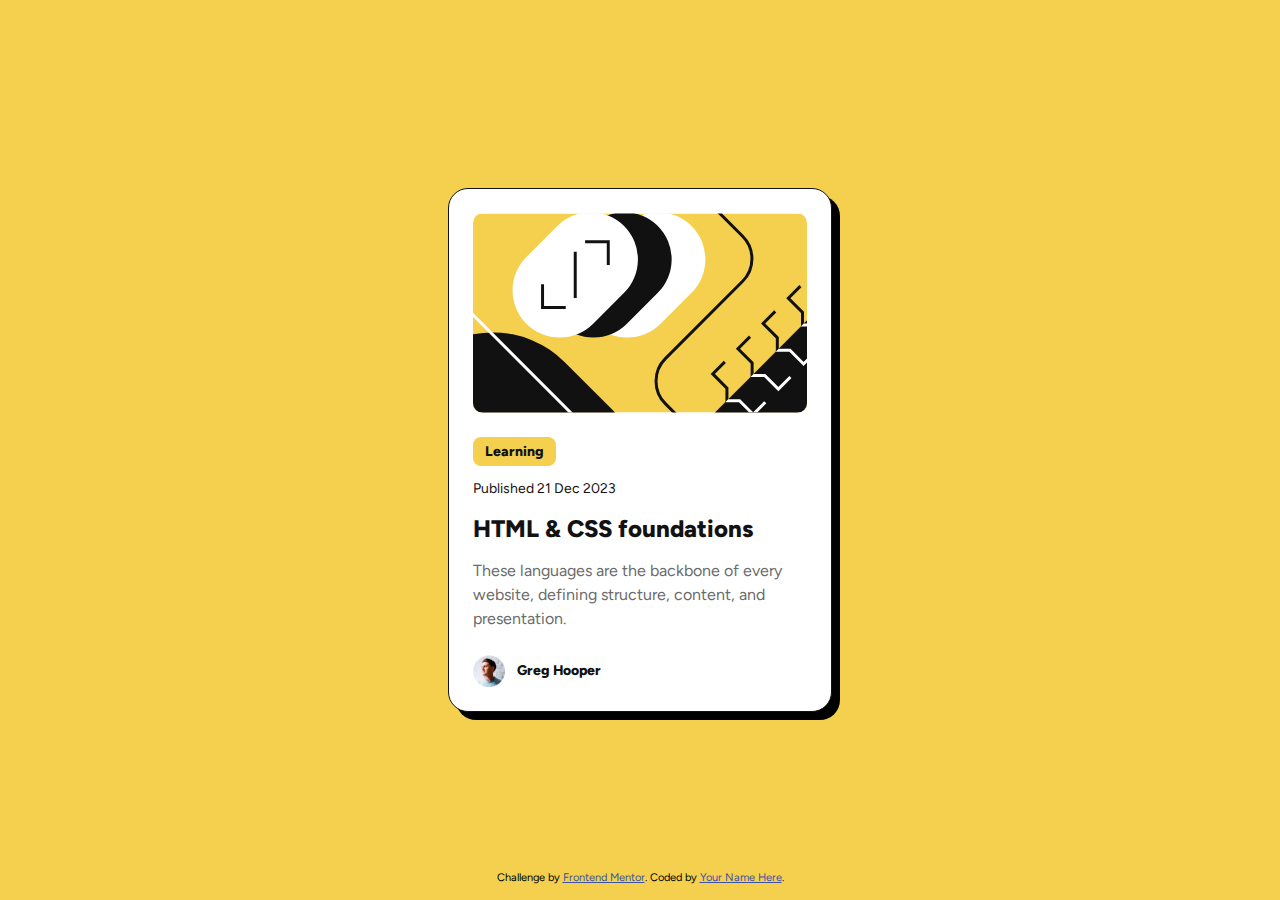
<file: blog-preview-card/index.html>
<!DOCTYPE html>
<html lang="en">
<head>
  <meta charset="UTF-8">
  <meta name="viewport" content="width=device-width, initial-scale=1.0"> <!-- displays site properly based on user's device -->

  <link rel="icon" type="image/png" sizes="32x32" href="./assets/images/favicon-32x32.png">

  <link rel="stylesheet" href="styles/style.css">

  <link rel="preconnect" href="https://fonts.googleapis.com">
  <link rel="preconnect" href="https://fonts.gstatic.com" crossorigin>
  <link href="https://fonts.googleapis.com/css2?family=Figtree:ital,wght@0,300..900;1,300..900&display=swap" rel="stylesheet">
  
  <title>Frontend Mentor | Blog preview card</title>

</head>
<body>

  <main>
    <article class="wrapper">
      <img class="main-photo" src="assets/images/illustration-article.svg" alt="">
      <div class="main-content">
        <div class="addl-info">
          <p class="tags">Learning</p>
          <p class="published">Published 21 Dec 2023</p>
        </div>
        <h1>HTML & CSS foundations</h1>
        <p class="description">These languages are the backbone of every website, defining structure, content, and presentation.</p>
      </div>
      <div class="creator-info">
        <img class="profile-pic" src="assets/images/image-avatar.webp" alt="">
        <p class="author-name">Greg Hooper</p>
      </div>
    </div>
  </main>
  <footer>
    <div class="attribution">
      Challenge by <a href="https://www.frontendmentor.io?ref=challenge" target="_blank">Frontend Mentor</a>. 
      Coded by <a href="#">Your Name Here</a>.
    </article>
  </footer>
  
</body>
</html>
</file>
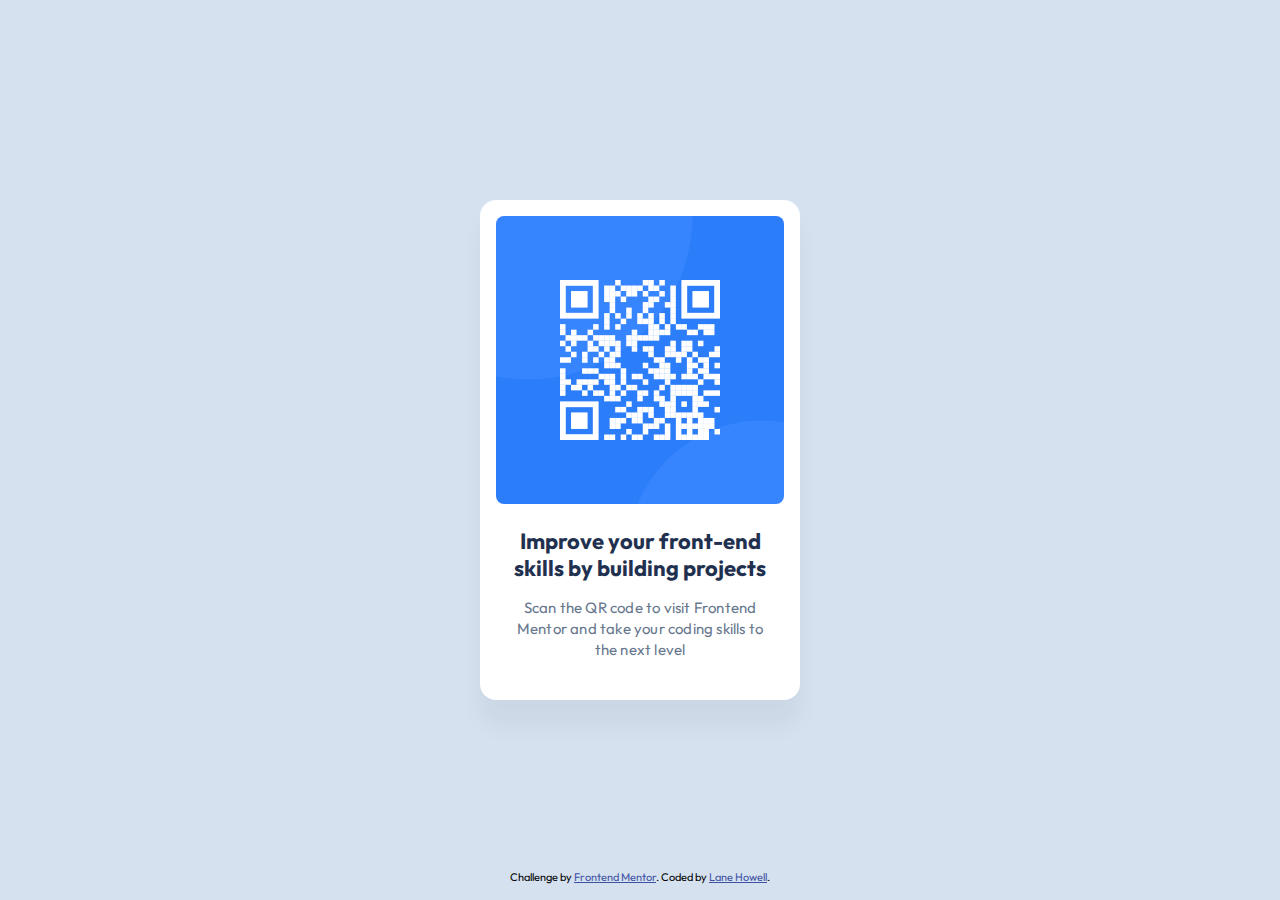
<file: Challenge 1 - QR Code/index.html>
<!DOCTYPE html>
<html lang="en">
<head>
  <meta charset="UTF-8">
  <meta name="viewport" content="width=device-width, initial-scale=1.0"> <!-- displays site properly based on user's device -->

  <link rel="icon" type="image/png" sizes="32x32" href="./images/favicon-32x32.png">
  <link rel="stylesheet" href="styles/styles.css">

  <link rel="preconnect" href="https://fonts.googleapis.com">
  <link rel="preconnect" href="https://fonts.gstatic.com" crossorigin>
  <link href="https://fonts.googleapis.com/css2?family=Outfit:wght@100..900&display=swap" rel="stylesheet">

  <link rel="preconnect" href="https://fonts.googleapis.com">
  <link rel="preconnect" href="https://fonts.gstatic.com" crossorigin>
  <link href="https://fonts.googleapis.com/css2?family=Poppins:ital,wght@0,100;0,200;0,300;0,400;0,500;0,600;0,700;0,800;0,900;1,100;1,200;1,300;1,400;1,500;1,600;1,700;1,800;1,900&display=swap" rel="stylesheet">
  <title>Frontend Mentor | QR code component</title>
</head>

<body>
  <main>
    <div class="wrapper">
      <img src="images/image-qr-code.png" alt="QR Code" class="qr-img">
      <div class="bottom">
        <p class="top-txt">Improve your front-end skills by building projects</p>
        <p class="bottom-txt">Scan the QR code to visit Frontend Mentor and take your coding skills to the next level</p>
      </div>
    </div>
  </main>
  <footer>
    <div class="attribution">
      Challenge by <a href="https://www.frontendmentor.io?ref=challenge" target="_blank">Frontend Mentor</a>. 
      Coded by <a href="#">Lane Howell</a>.
    </div>
  </footer>

</body>
</html>
</file>
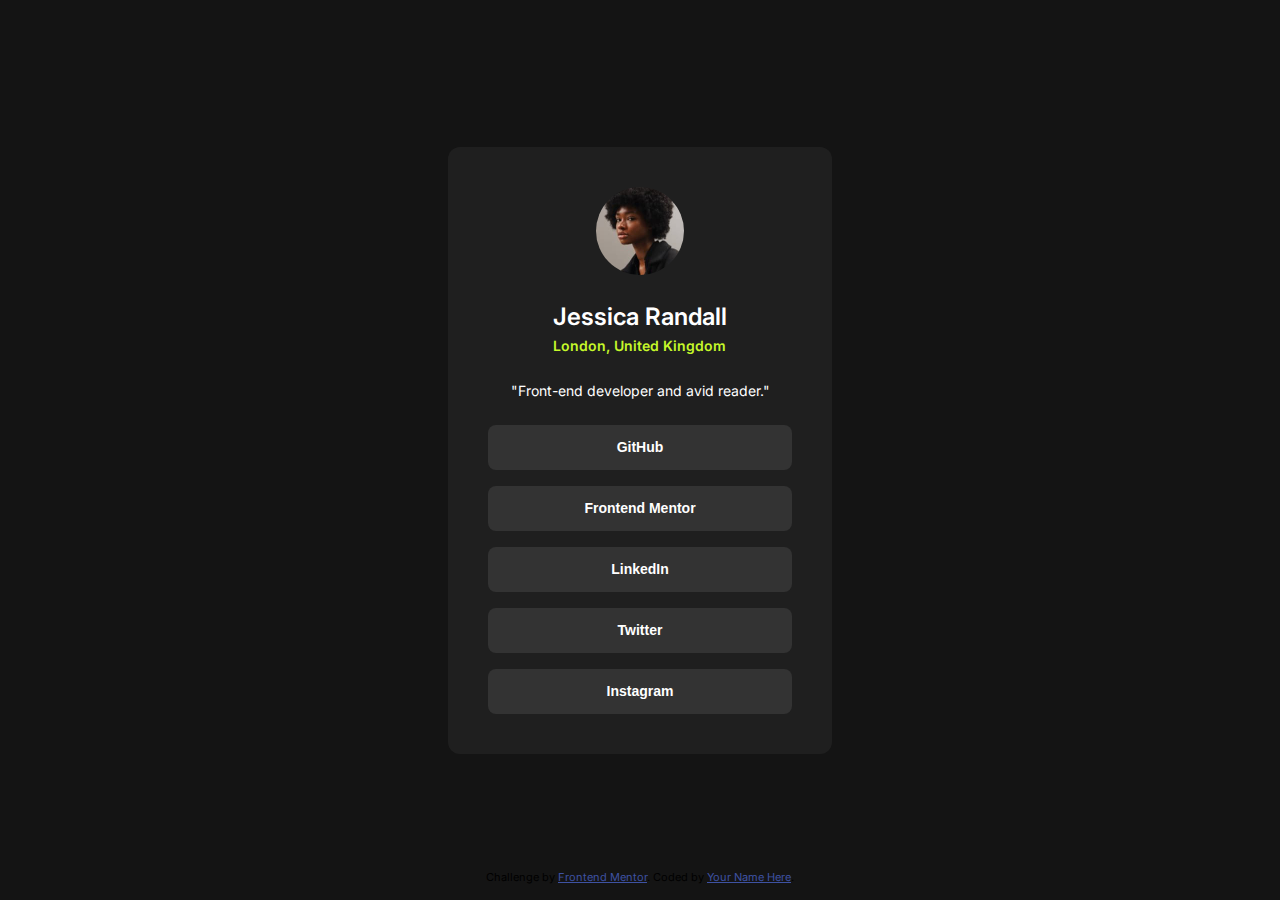
<file: Challenge 3 - Social Media Links/index.html>
<!DOCTYPE html>
<html lang="en">
<head>
  <meta charset="UTF-8">
  <meta name="viewport" content="width=device-width, initial-scale=1.0"> <!-- displays site properly based on user's device -->

  <link rel="icon" type="image/png" sizes="32x32" href="./assets/images/favicon-32x32.png">
  <link rel="stylesheet" href="styles/styles.css">

  <link rel="preconnect" href="https://fonts.googleapis.com">
  <link rel="preconnect" href="https://fonts.gstatic.com" crossorigin>
  <link href="https://fonts.googleapis.com/css2?family=Inter:ital,opsz,wght@0,14..32,100..900;1,14..32,100..900&display=swap" rel="stylesheet">
  
  <title>Frontend Mentor | Social links profile</title>

</head>
<body>

  <main>
    <article class="wrapper">
      <img class="profile-img" src="assets/images/avatar-jessica.jpeg" alt="">
      <div class="user-info">
        <h1 class="name">Jessica Randall</h1>
        <p class="location">London, United Kingdom</p>
      </div>
      <p class="description">"Front-end developer and avid reader."</p>
      <div class="links">
        <button class="link">GitHub</button>
        <button class="link">Frontend Mentor</button>
        <button class="link">LinkedIn</button>
        <button class="link">Twitter</button>
        <button class="link">Instagram</button>
      </div>
    </article>
  </main>

  <footer>
    <div class="attribution">
      Challenge by <a href="https://www.frontendmentor.io?ref=challenge" target="_blank">Frontend Mentor</a>. 
      Coded by <a href="#">Your Name Here</a>.
    </div>
  </footer>
  
</body>
</html>
</file>
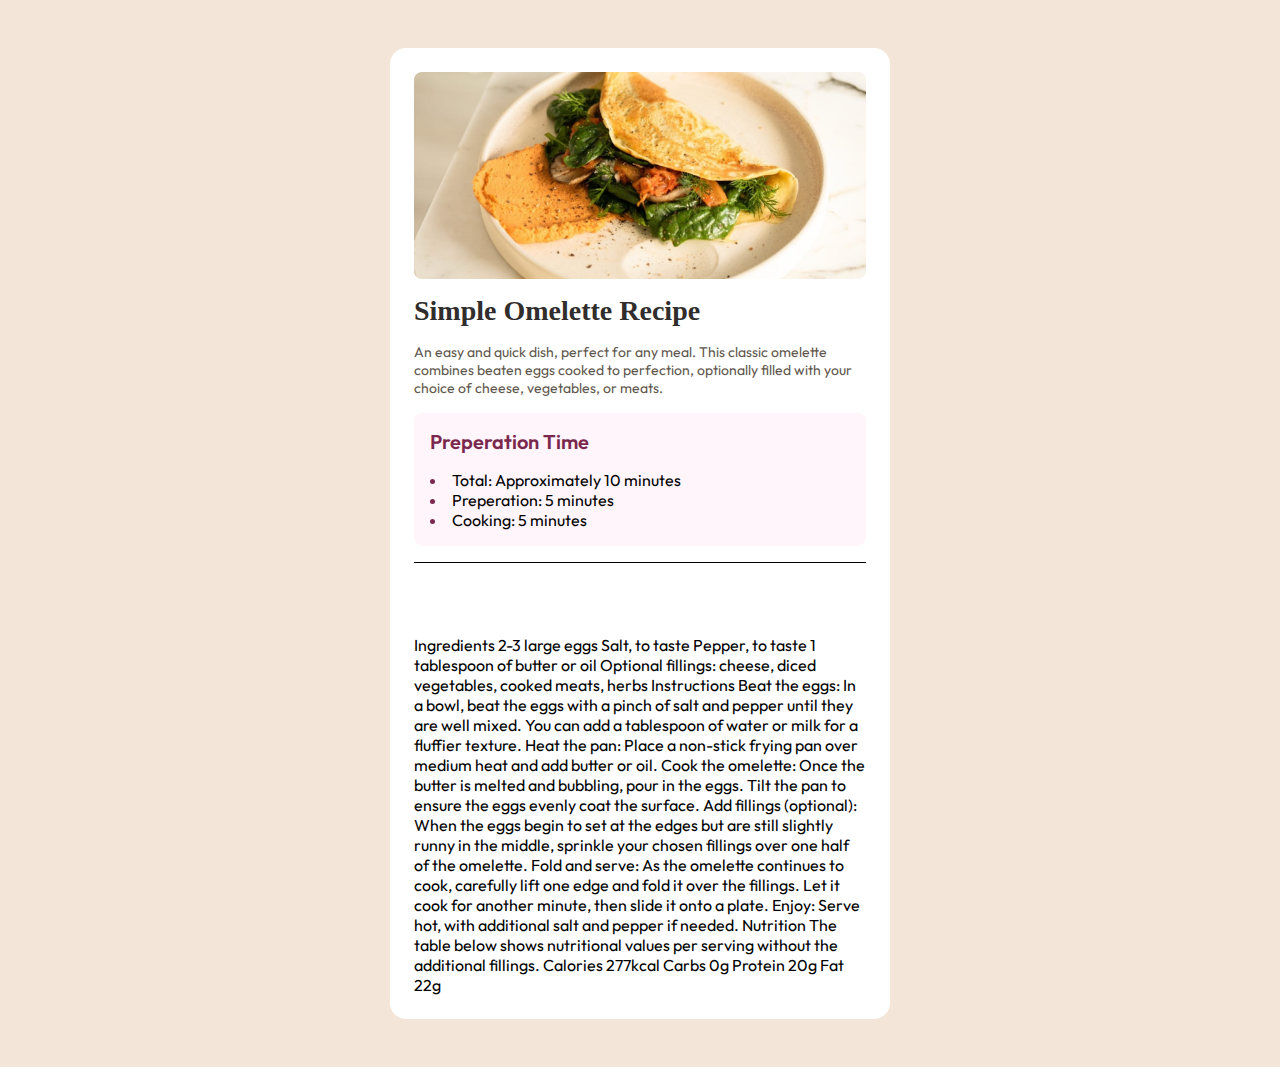
<file: Challenge 4 - Recipe Page/index.html>
<!DOCTYPE html>
<html lang="en">
<head>
  <meta charset="UTF-8">
  <meta name="viewport" content="width=device-width, initial-scale=1.0"> <!-- displays site properly based on user's device -->

  <link rel="icon" type="image/png" sizes="32x32" href="./assets/images/favicon-32x32.png">

  <link rel="stylesheet" href="styles/styles.css">

  <link rel="preconnect" href="https://fonts.googleapis.com">
  <link rel="preconnect" href="https://fonts.gstatic.com" crossorigin>
  <link href="https://fonts.googleapis.com/css2?family=Outfit:wght@100..900&family=Young+Serif&display=swap" rel="stylesheet">
  
  <title>Frontend Mentor | Recipe page</title>

</head>
<body>
  <main>
    <article class="wrapper">
      <div class="intro">
        <img src="assets/images/image-omelette.jpeg" alt="">
        <h1 class="title">Simple Omelette Recipe</h1>
        <p class="description">An easy and quick dish, perfect for any meal. This classic omelette combines beaten eggs cooked to perfection, optionally filled with your choice of cheese, vegetables, or meats.</p>
        <div class="prep-time-wrapper">
          <h2 class="prep-header">Preperation Time</h2>
          <ul class="prep-time-list">
            <li>Total: Approximately 10 minutes</li>
            <li>Preperation: 5 minutes</li>
            <li>Cooking: 5 minutes</li>
          </ul>
        </div>
      </div>
      <div class="instructions"></div>
      <div class="nutrition"></div>
    
      Ingredients
    
      2-3 large eggs
      Salt, to taste
      Pepper, to taste
      1 tablespoon of butter or oil
      Optional fillings: cheese, diced vegetables, cooked meats, herbs
    
      Instructions
    
      Beat the eggs: In a bowl, beat the eggs with a pinch of salt and pepper until they are well mixed. 
      You can add a tablespoon of water or milk for a fluffier texture.
    
      Heat the pan: Place a non-stick frying pan over medium heat and add butter or oil.
    
      Cook the omelette: Once the butter is melted and bubbling, pour in the eggs. Tilt the pan to ensure 
      the eggs evenly coat the surface.
    
      Add fillings (optional): When the eggs begin to set at the edges but are still slightly runny in the 
      middle, sprinkle your chosen fillings over one half of the omelette.
    
      Fold and serve: As the omelette continues to cook, carefully lift one edge and fold it over the 
      fillings. Let it cook for another minute, then slide it onto a plate.
    
      Enjoy: Serve hot, with additional salt and pepper if needed.
    
      Nutrition
    
      The table below shows nutritional values per serving without the additional fillings.
    
      Calories
      277kcal
    
      Carbs
      0g
    
      Protein
      20g
    
      Fat
      22g
    </article>
  </main>

</body>
</html>
</file>
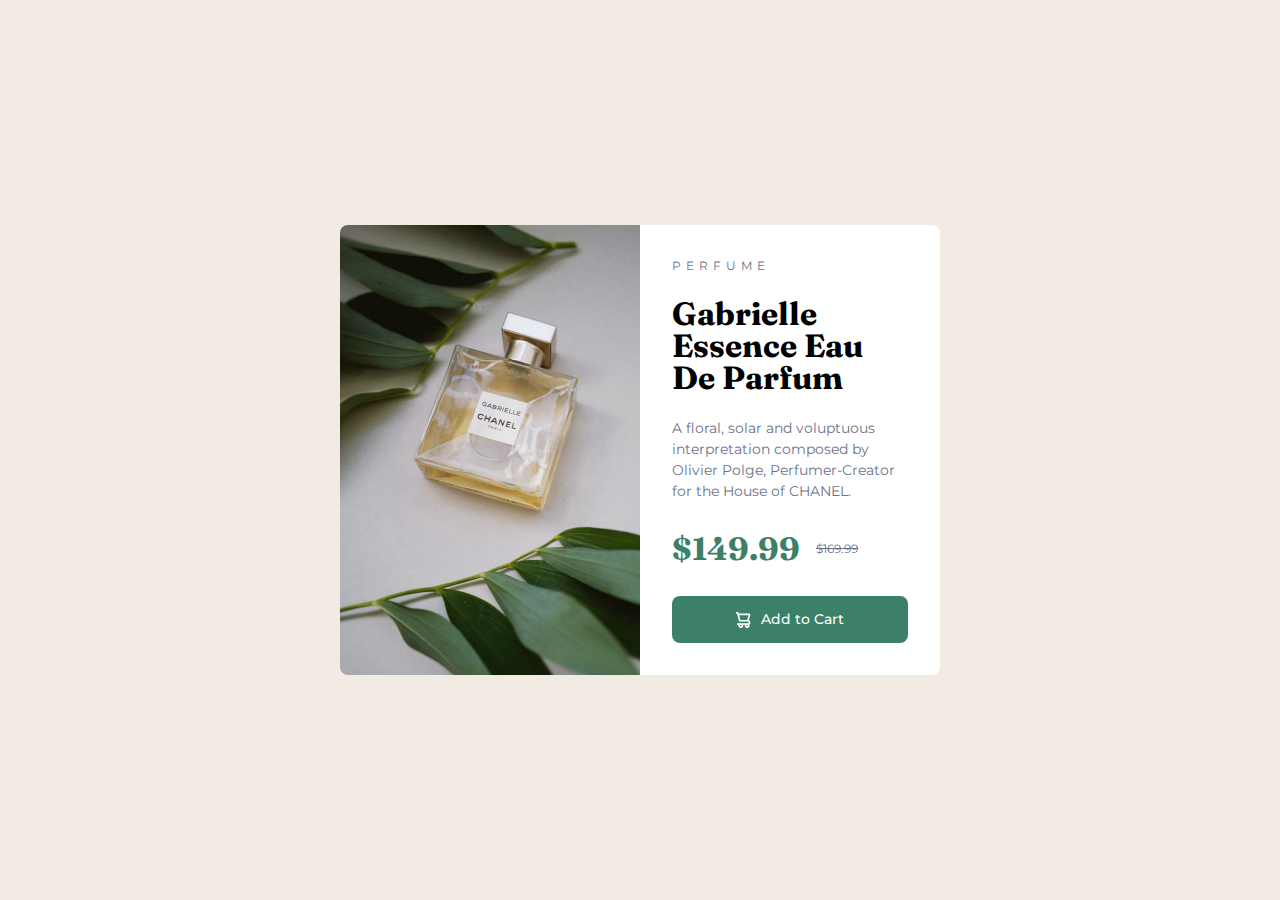
<file: Challenge 5 - Product Preview/index.html>
<!DOCTYPE html>
<html lang="en">
<head>
  <meta charset="UTF-8">
  <meta name="viewport" content="width=device-width, initial-scale=1.0"> <!-- displays site properly based on user's device -->

  <link rel="icon" type="image/png" sizes="32x32" href="./images/favicon-32x32.png">

  <link rel="stylesheet" href="styles/styles.css">

  <link rel="preconnect" href="https://fonts.googleapis.com">
  <link rel="preconnect" href="https://fonts.gstatic.com" crossorigin>
  <link href="https://fonts.googleapis.com/css2?family=Fraunces:ital,opsz,wght@0,9..144,100..900;1,9..144,100..900&family=Montserrat:ital,wght@0,100..900;1,100..900&display=swap" rel="stylesheet">
  
  <title>Frontend Mentor | Product preview card component</title>

</head>
<body>
  <main>
    <article class="wrapper">
      <picture>
        <source srcset="images/image-product-mobile.jpg" media="(max-width:600px)">
        <img src="images/image-product-desktop.jpg" alt="">
      </picture>
      <div class="card-info">
        <p class="type-text">PERFUME</p>
        <h1 class="title-text">Gabrielle Essence Eau De Parfum</h1>
        <p class="description-text">A floral, solar and voluptuous interpretation composed by Olivier Polge, Perfumer-Creator for the House of CHANEL.</p>
        <div class="price-info">
          <p class="current-price">$149.99</p>
          <p class="old-price">$169.99</p>
        </div>
        <button class="add-btn"><img src="images/icon-cart.svg" alt="">Add to Cart</button>
      </div>
    </article>
  </main>
</body>
</html>
</file>
<file: blog-preview-card/styles/style.css>
.attribution { font-size: 11px; text-align: center; }
.attribution a { color: hsl(228, 45%, 44%); }

:root{
    /* Colors */
    --yellow: hsl(47, 88%, 63%);
    --white: hsl(0, 0%, 100%);
    --gray-500: hsl(0, 0%, 42%);
    --gray-950: hsl(0, 0%, 7%);

    /* Font Preset 1 */
    --fw-p1: 800;
    --fs-p1: 1.5rem;
    --lh-p1: 150%;
    --ls-p1: 0px;

    /* Font Preset 2 */
    --fw-p2: 400;
    --fs-p2: 1rem;
    --lh-p2: 150%;
    --ls-p2: 0px;

    /* Font Preset 3 */
    --fw-p3: 400;
    --fs-p3: .875rem;
    --lh-p3: 150%;
    --ls-p3: 0px;

    /* Font Preset 4 */
    --fw-p4: 800;
    --fs-p4: .875rem;
    --lh-p4: 150%;
    --ls-p4: 0px;

    /* Spacing */
    --space-sm: .5rem;
    --space-md: .75rem;
    --space-lg: 1.5rem;
}

*{
    box-sizing: border-box;
    margin: 0;
    padding: 0;
}

body{
    font-family: 'Figtree', sans-serif;
    background-color: var(--yellow);
    display: flex;
    flex-direction: column;
    align-items: center;
    justify-content: center;
    height: 100vh;
}

.wrapper{
    background-color: var(--white);
    display: flex;
    flex-direction: column;
    border: 1px solid var(--gray-950);
    border-radius: 1.25rem;
    padding: var(--space-lg);
    box-shadow: .5rem .5rem 0 rgb(0, 0, 0, 1);
    max-width: 384px;
    gap: var(--space-lg);
    cursor: pointer;
    transition: all .5s ease-in-out;
}

@media screen and (max-width: 480px) {
    .wrapper{
        max-width: 329px;
    }
}

.wrapper:hover{
    box-shadow: 1rem 1rem 0 rgb(0, 0, 0, 1);
}

.wrapper:hover .main-content h1{
    color: var(--yellow);
}

.main-photo{
    border-radius: .625rem;
    width: 100%;
}

.main-content{
    display: flex;
    flex-direction: column;
    gap: var(--space-md);
}

.addl-info{
    display: flex;
    flex-direction: column;
    align-items: flex-start;
    gap: var(--space-md);
}

.tags{
    background-color: var(--yellow);
    display: inline-block;
    padding: 4px 12px;
    border-radius: .5rem;
    font-size: var(--fs-p4);
    font-weight: var(--fw-p4);
    line-height: var(--lh-p4);
    letter-spacing: var(--ls-p4);
    color: var(--gray-950);
}

.published{
    font-size: var(--fs-p3);
    font-weight: var(--fw-p3);
    line-height: var(--lh-p3);
    letter-spacing: var(--ls-p3);
    color: var(--gray-950);
}

h1{
    font-size: var(--fs-p1);
    font-weight: var(--fw-p1);
    line-height: var(--lh-p1);
    letter-spacing: var(--ls-p1);
    color: var(--gray-950);
    transition: all .5s ease-in-out;
}

.description{
    font-size: var(--fs-p2);
    font-weight: var(--fw-p2);
    line-height: var(--lh-p2);
    letter-spacing: var(--ls-p2);
    color: var(--gray-500);
}

.creator-info{
    display: flex;
    align-items: center;
    gap: var(--space-md);
}

.creator-info .profile-pic{
    height: 32px;
}

.creator-info .author-name{
    font-size: var(--fs-p4);
    font-weight: var(--fw-p4);
    line-height: var(--lh-p4);
    letter-spacing: var(--ls-p4);
    color: var(--gray-950);
}

footer{
    position: absolute;
    bottom: 1rem;
    text-align: center;
    width: 100vw;
}
</file>
<file: Challenge 1 - QR Code/styles/styles.css>
.attribution { 
    font-size: 11px; 
    text-align: center;
    position: absolute;
    bottom: 1rem;
}
.attribution a { 
    color: hsl(228, 45%, 44%); 
}

:root{
    --slate-300: rgb(213, 225, 239);
    --slate-500: rgb(104, 119, 141);
    --slate-900: rgb(31, 49, 79);
    --white: rgb(255, 255, 255);
    --blue-500: #3685FF;
    --blue-600: #2C7DFA;

    --spacing-200: 1rem;
    --spacing-300: 1.5rem;
    --spacing-500: 2.5rem;

    --fs-preset1: 1.375rem;
    --fs-preset2: .9375rem;

    --lh-preset1: 120%;
    --lh-preset2: 140%;

    --ls-preset1: 0px;
    --ls-preset2: 0.2px;

    --fw-preset1: 700;
    --fw-preset2: 400;

}

html, body{
    height: 100%;
    width: 100%;
}

body{
    font-family: "Outfit", sans-serif;
    background-color: var(--slate-300);
    margin: 0;
    padding: 0;
    display: flex;
    align-items: center;
    justify-content: center;
    flex-direction: column;
}

.wrapper{
    background-color: var(--white);
    display: flex;
    flex-direction: column;
    text-align: center;
    align-items: center;
    padding: var(--spacing-200);
    border-radius: 1rem;
    gap: var(--spacing-300);
    box-shadow: 0px 25px 25px rgba(0, 0, 0, 0.0476518);
    max-width: 320px;
}

img{
    display: block;
    border-radius: .5rem;
    height: 288px;
    width: 288px;
}

p{
    margin: 0;
}

.top-txt{
    font-size: var(--fs-preset1);
    line-height: var(--lh-preset1);
    letter-spacing: var(--ls-preset1);
    font-weight: var(--fw-preset1);
    color: var(--slate-900);
}

.bottom{
    display: flex;
    flex-direction: column;
    width: 270px;
    gap: var(--spacing-200);
    padding-bottom: var(--spacing-300);
}

.bottom-txt{
    font-size: var(--fs-preset2);
    line-height: var(--lh-preset2);
    letter-spacing: var(--ls-preset2);
    font-weight: var(--fw-preset2);
    color: var(--slate-500);
}

footer{
    width: 100%;
    display: flex;
    justify-content: center;
}
</file>
<file: Challenge 3 - Social Media Links/styles/styles.css>
.attribution { font-size: 11px; text-align: center;}
.attribution a { color: hsl(228, 45%, 44%); }

:root{
    --green: hsl(75, 94%, 57%);
    --white: hsl(0, 0%, 100%);
    --grey-700: hsl(0, 0%, 20%);
    --grey-800: hsl(0, 0%, 12%);
    --grey-900: hsl(0, 0%, 8%);

    --spacing-sm: 1rem;
    --spacing-md: 1.5rem;
    --spacing-lg: 2.5rem;

    /* Text Preset 1 */
    --fs-p1: 1.5rem;
    --fw-p1: 600;
    --lh-p1: 150%;
    --ls-p1: 0px;

    /* Text Preset 2 */
    --fs-p2: .875rem;
    --fw-p2: 400;
    --lh-p2: 150%;
    --ls-p2: 0px;

    /* Text Preset 2 Bold */
    --fs-p2-bold: .875rem;
    --fw-p2-bold: 600;
    --lh-p2-bold: 150%;
    --ls-p2-bold: 0px;
}

*{
    margin: 0;
    padding: 0;
    box-sizing: border-box;
}

body, html{
    height: 100vh;
}

body{
    background-color: var(--grey-900);
    display: flex;
    flex-direction: column;
    align-items: center;
    justify-content: center;
    font-family: 'Inter', sans-serif;
}

.wrapper{
    padding: var(--spacing-lg);
    background-color: var(--grey-800);
    display: flex;
    flex-direction: column;
    gap: var(--spacing-md);
    align-items: center;
    border-radius: .75rem;
    width: 384px;
    transition: width, padding .5s;
}

.profile-img{
    border-radius: 50%;
    height: 88px;
    width: 88px;
}

.name{
    color: var(--white);
    font-weight: var(--fw-p1);
    font-size: var(--fs-p1);
    line-height: var(--lh-p1);
    letter-spacing: var(--ls-p1);
}

.location{
    color: var(--green);
    font-weight: var(--fw-p2-bold);
    font-size: var(--fs-p2-bold);
    line-height: var(--lh-p2-bold);
    letter-spacing: var(--ls-p2-bold);
}

.description{
    color: var(--white);
    font-weight: var(--fw-p2);
    font-size: var(--fs-p2);
    line-height: var(--lh-p2);
    letter-spacing: var(--ls-p2);
}

.links{
    display: grid;
    gap: var(--spacing-sm);
    width: 100%;
}

.link{
    padding-block: .75rem;
    background-color: var(--grey-700);
    border: none;
    border-radius: .5rem;
    color: var(--white);
    font-weight: var(--fw-p2-bold);
    font-size: var(--fs-p2-bold);
    line-height: var(--lh-p2-bold);
    letter-spacing: var(--ls-p2-bold);
    transition: .5s ease-in-out;
    cursor: pointer;
}

.link:hover{
    background-color: var(--green);
    color: var(--grey-700);
}

footer{
    position: absolute;
    bottom: 1rem;
    width: 100%;
    text-align: center;
}

@media screen and (max-width: 480px) {
    .wrapper{
        width: 327px;
        padding: var(--spacing-md);
    }
}
</file>
<file: Challenge 4 - Recipe Page/styles/styles.css>
.attribution { font-size: 11px; text-align: center; }
.attribution a { color: hsl(228, 45%, 44%); }

:root{

    /* Colors */
    --white: hsl(0, 0%, 100%);
    --stone-100: hsl(30, 54%, 90%);
    --stone-150: hsl(30, 18%, 87%);
    --stone-600: hsl(30, 10%, 34%);
    --stone-900: hsl(24, 5%, 18%);
    --brown-800: hsl(14, 45%, 36%);
    --rose-800: hsl(332, 51%, 32%);
    --rose-50: hsl(330, 100%, 98%);

    /* Font Presets */
    --normal: 400;
    --bold: 600;
    --extrabold: 700;

    /* Spacing Presets */
    --spacing-sm: 1rem;
    --spacing-md: 1.5rem;
    --spacing-lg: 2.5rem;
}

*, *::before, *::after{
    margin: 0;
    padding: 0;
    box-sizing: border-box;
}

body{
    font-family: 'Outfit';
    background-color: var(--stone-100);
    display: flex;
    align-items: center;
    justify-content: center;
}

h1, h2{
    font-family: 'Young Seri';
}

.wrapper{
    background-color: var(--white);
    width: 500px;
    display: flex;
    flex-direction: column;
    padding: var(--spacing-md);
    border-radius: 1rem;
    margin-block: 3rem;
    gap: var(--spacing-md);
}

.intro{
    display: flex;
    flex-direction: column;
    gap: var(--spacing-sm);
    padding-bottom: var(--spacing-sm);
    border-bottom: 1px solid black;
}

.intro img{
    border-radius: .5rem;
}

.title{
    font-size: 1.75rem;
    color: var(--stone-900);
}

.description{
    font-size: .875rem;
    color: var(--stone-600);
}

.prep-time-wrapper{
    background-color: var(--rose-50);
    padding: var(--spacing-sm);
    border-radius: .5rem;
    display: flex;
    flex-direction: column;
    gap: var(--spacing-sm);
}

.prep-time-wrapper h2{
    color: var(--rose-800);
    font-weight: var(--bold);
    font-size: 1.25rem;
    font-family: 'Outfit';
}

.prep-time-list{
    list-style-position: inside;
}

.prep-time-list > *::marker{
    color: var(--rose-800);
}

.bold{
    font-weight: var(--bold);
}

footer{
    position: absolute;
    bottom: 1rem;
    width: 100%;
    text-align: center;
}
</file>
<file: Challenge 5 - Product Preview/styles/styles.css>
.attribution { font-size: 11px; text-align: center; }
.attribution a { color: hsl(228, 45%, 44%); }

/* 1. Use a more-intuitive box-sizing model */
*, *::before, *::after {
    box-sizing: border-box;
  }
  
  /* 2. Remove default margin */
  * {
    margin: 0;
  }
  
  body {
    /* 3. Add accessible line-height */
    line-height: 1.5;
    /* 4. Improve text rendering */
    -webkit-font-smoothing: antialiased;
  }
  
  /* 5. Improve media defaults */
  img, picture, video, canvas, svg {
    display: block;
    max-width: 100%;
  }
  
  /* 6. Inherit fonts for form controls */
  input, button, textarea, select {
    font: inherit;
  }
  
  /* 7. Avoid text overflows */
  p, h1, h2, h3, h4, h5, h6 {
    overflow-wrap: break-word;
  }
  
  /* 8. Improve line wrapping */
  p {
    text-wrap: pretty;
  }
  h1, h2, h3, h4, h5, h6 {
    text-wrap: balance;
  }

:root{

    /* Colors */
    --green-500: hsl(158, 36%, 37%);
    --green-700: hsl(158, 42%, 18%);

    --black: hsl(212, 21%, 14%);
    --grey: hsl(228, 12%, 48%);
    --cream: hsl(30, 38%, 92%);
    --white: hsl(0, 0%, 100%);

    /* Font */
    --font-size: 14px;
    --spacing: 2rem;
}


body{
    font-family: 'Montserrat';
    display: flex;
    align-items: center;
    justify-content: center;
    height: 100vh;
    background-color: var(--cream);
}

.title-text, .current-price{
    font-family: 'Fraunces';
}

.wrapper{
    display: grid;
    grid-template-columns: 1fr 1fr;
    border-radius: 0.5rem;
    overflow: hidden;
    max-width: 600px;
    margin-inline: 1rem;
}

@media screen and (max-width: 600px) {
    .wrapper{
        grid-template-columns: 1fr;
    }

    .card-info{
        padding: 1rem;
        gap: 1rem;
    }
}

.card-info{
    display: flex;
    flex-direction: column;
    justify-content: space-between;

    background-color: white;
    padding: var(--spacing);
}

.type-text{
    color: var(--grey);
    font-size: .75rem;
    letter-spacing: 5px;
}

.title-text{
    font-size: 2rem;
    line-height: 2rem;
    font-weight: 700;
}

.description-text{
    color: var(--grey);
    font-size: .875rem;
    line-height: 150%;
}

.price-info{
    display: flex;
    gap: 1rem;
    align-items: center;
}

.current-price{
    font-size: 2rem;
    font-weight: 700;
    color: var(--green-500);
}

.old-price{
    color: var(--grey);
    font-size: .75rem;
    text-decoration: line-through;
}

.add-btn{
    display: flex;
    align-items: center;
    justify-content: center;
    gap: 10px;

    background-color: var(--green-500);
    color: white;
    border: none;
    border-radius: .5rem;
    padding-block: .8rem;
    font-size: .875rem;
    cursor: pointer;
    transition: all .25s;
    font-weight: 500;
}

.add-btn:hover{
    background-color: var(--green-700);
}
</file>
